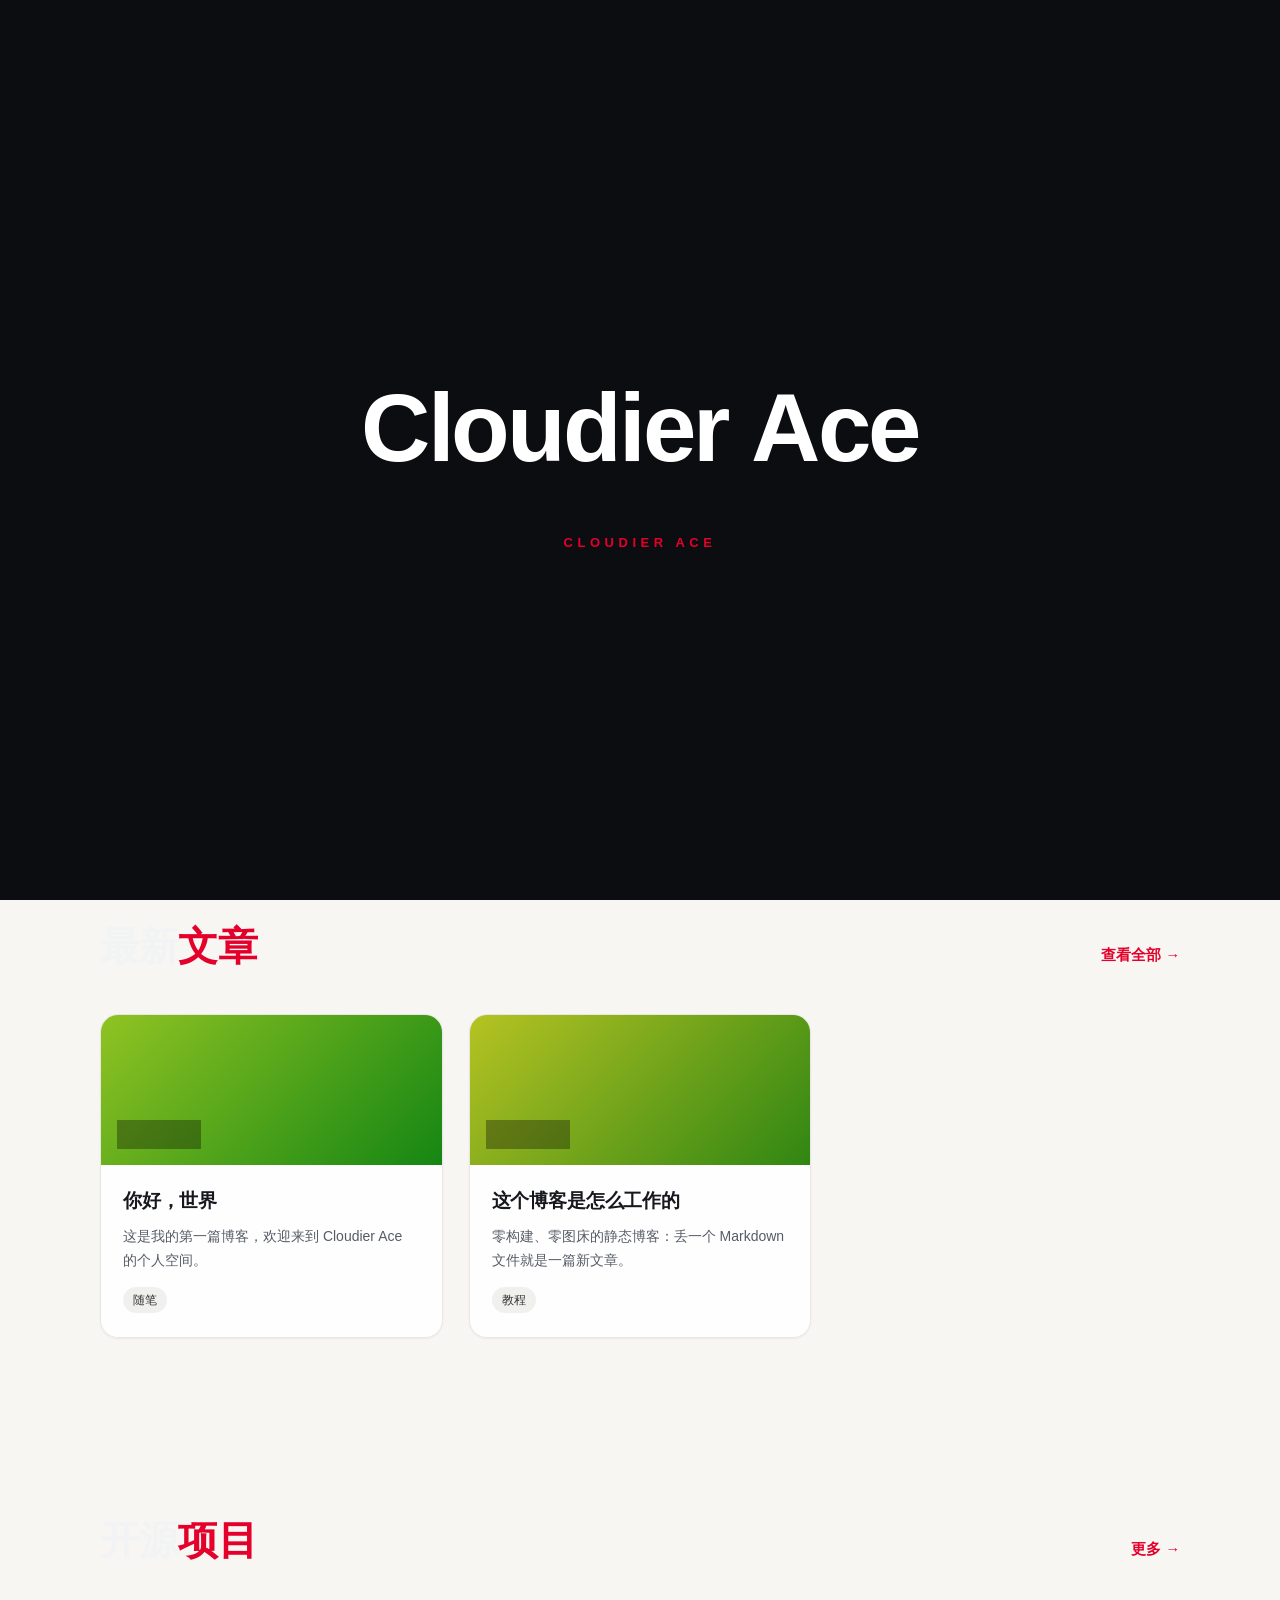
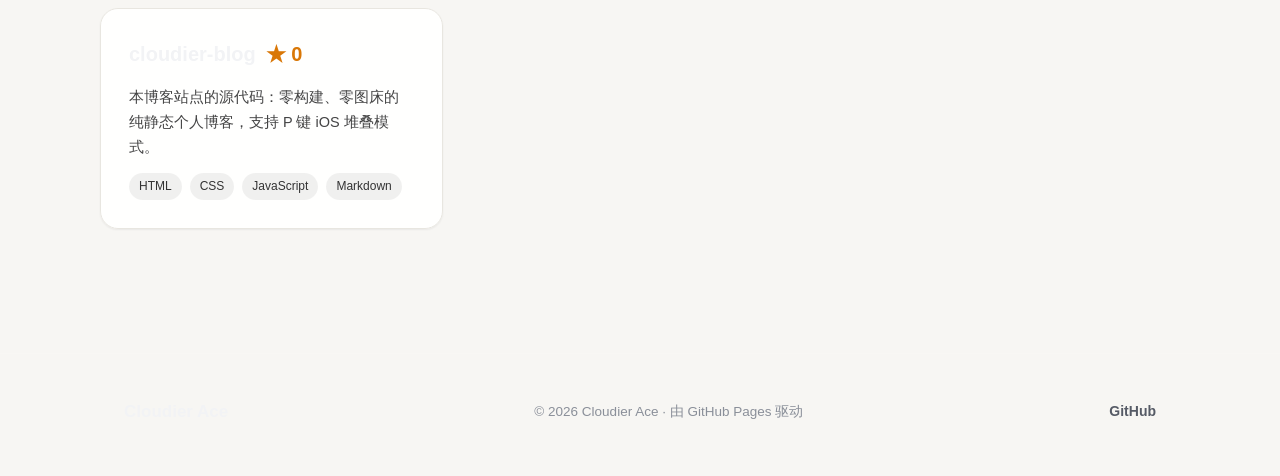
<file: index.html>
<!DOCTYPE html>
<html lang="zh-CN">
<head>
  <meta charset="UTF-8">
  <meta name="viewport" content="width=device-width, initial-scale=1.0">
  <meta name="description" content="Cloudier Ace 的个人博客">
  <title>Cloudier Ace 的博客</title>
  <link rel="icon" href="assets/img/favicon.svg" type="image/svg+xml">
  <link rel="stylesheet" href="assets/css/style.css">
</head>
<body>

  <!-- 开场动画（名字在 assets/js/config.js 里改） -->
  <div class="intro-overlay" id="introOverlay">
    <div>
      <div class="intro-name" id="introName"></div>
      <div class="intro-sub">Cloudier Ace</div>
    </div>
  </div>

  <!-- 导航 -->
  <header class="nav">
    <div class="nav-inner">
      <a class="nav-brand" href="index.html" id="navBrand">Cloudier Ace<span class="dot">.</span></a>
      <nav class="nav-links" id="navMenu">
        <a href="index.html" class="active">首页</a>
        <a href="posts.html">文章</a>
        <a href="projects.html">开源</a>
        <a href="https://github.com/QAQSAFA" target="_blank" rel="noopener">GitHub ↗</a>
      </nav>
      <button class="nav-toggle" id="navToggle" aria-label="菜单">☰</button>
    </div>
  </header>

  <!-- Hero -->
  <section class="hero wrap">
    <div class="kicker reveal">Personal Blog</div>
    <h1 class="hero-title reveal" style="transition-delay:.05s">Cloudier<br>Ace<span class="accent">.</span></h1>
    <p class="hero-sub reveal" style="transition-delay:.1s">Designer &amp; Developer — 记录学习、折腾与生活。</p>
    <div class="hero-cta reveal" style="transition-delay:.15s">
      <a class="btn btn-primary" href="posts.html">阅读文章</a>
      <a class="btn btn-ghost" href="projects.html">开源项目</a>
    </div>
    <div class="hero-scroll">SCROLL</div>
  </section>

  <!-- 最新文章 -->
  <section class="section wrap">
    <div class="section-head">
      <h2 class="section-title reveal">最新<em>文章</em></h2>
      <a class="section-link reveal" href="posts.html">查看全部 →</a>
    </div>
    <div class="post-grid" id="latestPosts"></div>
  </section>

  <!-- 开源板块 -->
  <section class="section wrap">
    <div class="section-head">
      <h2 class="section-title reveal">开源<em>项目</em></h2>
      <a class="section-link reveal" href="projects.html">更多 →</a>
    </div>
    <div class="project-grid" id="latestProjects"></div>
  </section>

  <!-- 页脚 -->
  <footer class="footer">
    <div class="footer-inner">
      <div class="f-brand" id="footName">Cloudier Ace</div>
      <div class="f-meta">© <span id="footYear">2026</span> Cloudier Ace · 由 GitHub Pages 驱动</div>
      <div class="social">
        <a href="https://github.com/QAQSAFA" target="_blank" rel="noopener">GitHub</a>
      </div>
    </div>
  </footer>

  <script src="assets/js/config.js"></script>
  <script src="assets/js/markdown.js"></script>
  <script src="assets/js/posts.js"></script>
  <script src="assets/js/main.js"></script>
  <script>
    /* 首页：加载最新 3 篇文章 + 2 个开源项目（先显示示例/缓存，GitHub 有数据后自动刷新） */
    POSTS.load(function (posts) {
      var el = document.getElementById("latestPosts");
      if (el) POSTS.renderGrid(el, posts.slice(0, 3));
    }).then(function (posts) {
      var el = document.getElementById("latestPosts");
      if (el) POSTS.renderGrid(el, posts.slice(0, 3));
    });
    fetch("data/projects.json").then(function (r) { return r.json(); }).then(function (projects) {
      var box = document.getElementById("latestProjects");
      if (!projects || !projects.length) { box.innerHTML = '<p class="reveal in">暂无项目，稍后添加。</p>'; return; }
      box.innerHTML = projects.slice(0, 2).map(function (p) {
        return '<a class="project-card reveal" href="' + (p.githubUrl || "#") + '" target="_blank" rel="noopener">' +
          '<div class="p-name">' + (p.name || "") + ' <span class="star">★ ' + (p.stars || 0) + "</span></div>" +
          '<div class="p-desc">' + (p.description || "") + "</div>" +
          '<div class="p-tech">' + (p.techStack || []).map(function (t) { return '<span class="tag">' + t + "</span>"; }).join("") + "</div>" +
        "</a>";
      }).join("");
      box.querySelectorAll(".reveal").forEach(function (el) { el.classList.add("in"); });
    });
  </script>
</body>
</html>
</file>
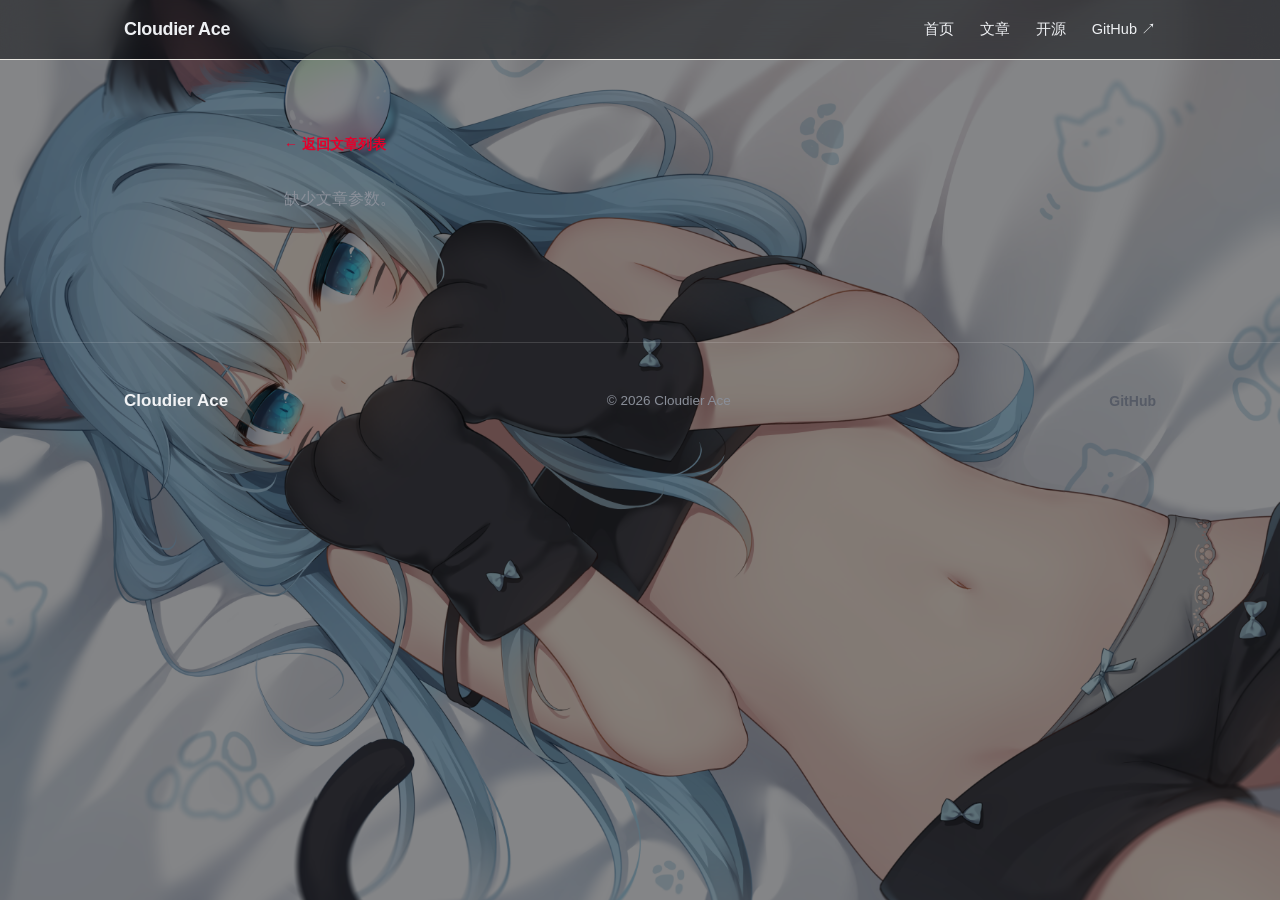
<file: post.html>
<!DOCTYPE html>
<html lang="zh-CN">
<head>
  <meta charset="UTF-8">
  <meta name="viewport" content="width=device-width, initial-scale=1.0">
  <title>文章 · Cloudier Ace</title>
  <link rel="icon" href="assets/img/favicon.svg" type="image/svg+xml">
  <link rel="stylesheet" href="assets/css/style.css">
</head>
<body>

  <!-- 导航 -->
  <header class="nav">
    <div class="nav-inner">
      <a class="nav-brand" href="index.html" id="navBrand">Cloudier Ace<span class="dot">.</span></a>
      <nav class="nav-links" id="navMenu">
        <a href="index.html">首页</a>
        <a href="posts.html">文章</a>
        <a href="projects.html">开源</a>
        <a href="https://github.com/QAQSAFA" target="_blank" rel="noopener">GitHub ↗</a>
      </nav>
      <button class="nav-toggle" id="navToggle" aria-label="菜单">☰</button>
    </div>
  </header>

  <!-- 文章内容 -->
  <article class="post-detail" id="postDetail">
    <a class="back-link" href="posts.html">← 返回文章列表</a>
    <div id="postBody"></div>
  </article>

  <!-- 页脚 -->
  <footer class="footer">
    <div class="footer-inner">
      <div class="f-brand" id="footName">Cloudier Ace</div>
      <div class="f-meta">© <span id="footYear">2026</span> Cloudier Ace</div>
      <div class="social"><a href="https://github.com/QAQSAFA" target="_blank" rel="noopener">GitHub</a></div>
    </div>
  </footer>

  <script src="assets/js/config.js"></script>
  <script src="assets/js/markdown.js"></script>
  <script src="assets/js/posts.js"></script>
  <script src="assets/js/main.js"></script>
  <script>
    var slug = new URLSearchParams(location.search).get("slug");
    var body = document.getElementById("postBody");

    if (!slug) {
      body.innerHTML = '<p style="color:var(--muted)">缺少文章参数。</p>';
    } else {
      function renderPost(post) {
        if (!post) {
          body.innerHTML = '<h1 class="detail-title">文章不存在</h1><p style="color:var(--muted);margin-top:14px">可能还没有发布，或链接有误。</p>';
          return;
        }
        document.title = post.title + " · Cloudier Ace";
        var tags = (post.tags || []).map(function (t) {
          return '<span class="tag">' + MD.escapeHtml(t) + "</span>";
        }).join("");
        body.innerHTML =
          '<h1 class="detail-title">' + MD.escapeHtml(post.title) + "</h1>" +
          '<div class="detail-meta">' +
            "<span>" + MD.formatDate(post.date) + "</span>" +
            "<span>" + tags + "</span>" +
          "</div>" +
          '<div class="prose">' + MD.render(post.content) + "</div>";
      }
      /* 先渲染示例/缓存，GitHub 拉到真实文章后自动更新 */
      POSTS.getBySlug(slug, renderPost).then(renderPost);
    }
  </script>
</body>
</html>
</file>
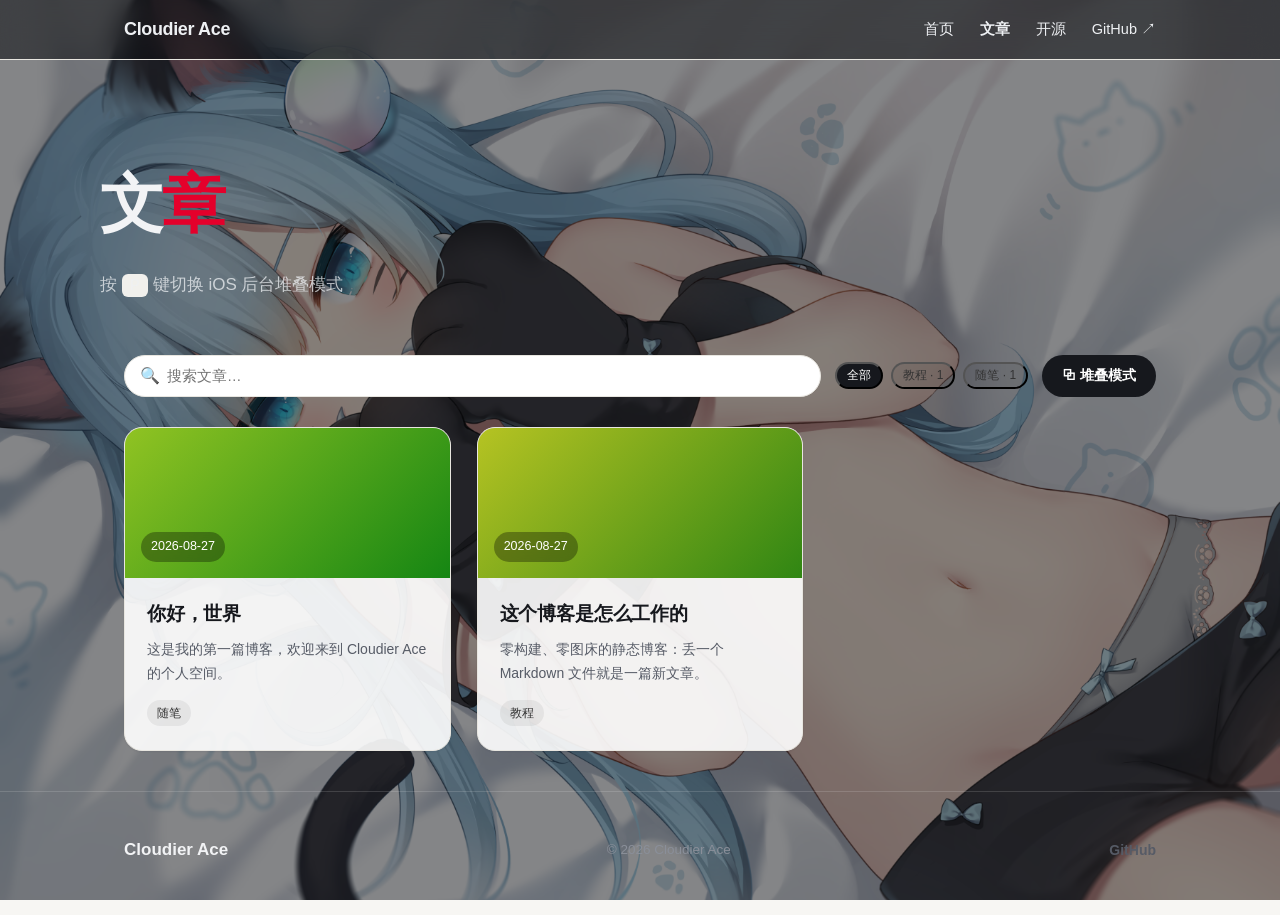
<file: posts.html>
<!DOCTYPE html>
<html lang="zh-CN">
<head>
  <meta charset="UTF-8">
  <meta name="viewport" content="width=device-width, initial-scale=1.0">
  <meta name="description" content="全部文章">
  <title>文章 · Cloudier Ace</title>
  <link rel="icon" href="assets/img/favicon.svg" type="image/svg+xml">
  <link rel="stylesheet" href="assets/css/style.css">
</head>
<body>

  <!-- 导航 -->
  <header class="nav">
    <div class="nav-inner">
      <a class="nav-brand" href="index.html" id="navBrand">Cloudier Ace<span class="dot">.</span></a>
      <nav class="nav-links" id="navMenu">
        <a href="index.html">首页</a>
        <a href="posts.html" class="active">文章</a>
        <a href="projects.html">开源</a>
        <a href="https://github.com/QAQSAFA" target="_blank" rel="noopener">GitHub ↗</a>
      </nav>
      <button class="nav-toggle" id="navToggle" aria-label="菜单">☰</button>
    </div>
  </header>

  <!-- 页头 -->
  <div class="page-head wrap">
    <h1 class="reveal in">文<em style="color:var(--accent);font-style:normal">章</em></h1>
    <p class="reveal in">按 <kbd style="background:#f1f0ec;padding:2px 8px;border-radius:6px">P</kbd> 键切换 iOS 后台堆叠模式</p>
  </div>

  <!-- 工具条 -->
  <section class="wrap" style="padding-top:34px">
    <div class="toolbar">
      <div class="search-box">
        <span class="icon">🔍</span>
        <input type="text" id="searchInput" placeholder="搜索文章…">
      </div>
      <div class="tag-filter" id="tagFilter"></div>
      <button class="stack-btn" id="stackToggleBtn">⧉ 堆叠模式</button>
    </div>
    <div class="post-grid" id="postList"></div>
    <p id="emptyTip" style="display:none;color:var(--muted);text-align:center;padding:60px 0">没有找到相关文章。</p>
  </section>

  <!-- 页脚 -->
  <footer class="footer">
    <div class="footer-inner">
      <div class="f-brand" id="footName">Cloudier Ace</div>
      <div class="f-meta">© <span id="footYear">2026</span> Cloudier Ace</div>
      <div class="social"><a href="https://github.com/QAQSAFA" target="_blank" rel="noopener">GitHub</a></div>
    </div>
  </footer>

  <!-- iOS 堆叠模式浮层 -->
  <div class="stack-overlay" id="stackOverlay">
    <div class="stack-hint">iOS 后台 · 拖动卡片 / ← → 键切换 · 点击打开 · Esc 退出</div>
    <button class="stack-close" id="stackClose" aria-label="关闭">✕</button>
    <div class="stack-stage">
      <div class="stack-inner"></div>
    </div>
    <div class="stack-dots"></div>
  </div>

  <!-- 提示气泡 -->
  <div class="hint-bubble" id="hintBubble">按 <kbd>P</kbd> 切换堆叠模式</div>

  <script src="assets/js/config.js"></script>
  <script src="assets/js/markdown.js"></script>
  <script src="assets/js/posts.js"></script>
  <script src="assets/js/stack.js"></script>
  <script src="assets/js/main.js"></script>
  <script>
    var allPosts = [];
    var activeTag = "";
    var filterBox = document.getElementById("tagFilter");
    var listBox = document.getElementById("postList");
    var searchInput = document.getElementById("searchInput");
    var emptyTip = document.getElementById("emptyTip");

    function render() {
      var kw = searchInput.value.trim().toLowerCase();
      var list = allPosts.filter(function (p) {
        var hitKw = !kw || (p.title || "").toLowerCase().indexOf(kw) >= 0
          || (p.summary || "").toLowerCase().indexOf(kw) >= 0
          || (p.tags || []).join(" ").toLowerCase().indexOf(kw) >= 0;
        var hitTag = !activeTag || (p.tags || []).indexOf(activeTag) >= 0;
        return hitKw && hitTag;
      });
      listBox.innerHTML = list.map(POSTS.cardHtml).join("");
      listBox.querySelectorAll(".reveal").forEach(function (el) { el.classList.add("in"); });
      emptyTip.style.display = list.length ? "none" : "block";
    }

    function buildTagFilter(posts) {
      var tags = {};
      posts.forEach(function (p) { (p.tags || []).forEach(function (t) { tags[t] = (tags[t] || 0) + 1; }); });
      var keys = Object.keys(tags).sort();
      if (!keys.length) return;
      filterBox.innerHTML = '<button class="tag" data-t="" style="cursor:pointer;background:var(--ink);color:#fff">全部</button>' +
        keys.map(function (t) {
          return '<button class="tag" data-t="' + MD.escapeHtml(t) + '" style="cursor:pointer">' +
            MD.escapeHtml(t) + " · " + tags[t] + "</button>";
        }).join("");
      filterBox.querySelectorAll(".tag").forEach(function (btn) {
        btn.addEventListener("click", function () {
          activeTag = btn.dataset.t;
          filterBox.querySelectorAll(".tag").forEach(function (b) {
            b.style.background = b.dataset.t === activeTag ? "var(--ink)" : "";
            b.style.color = b.dataset.t === activeTag ? "#fff" : "";
          });
          render();
        });
      });
    }

    /* 初始化 */
    STACK.init();
    document.getElementById("stackClose").addEventListener("click", function () { STACK.close(); });

    function applyPosts(posts) {
      allPosts = posts;
      buildTagFilter(posts);
      render();
      STACK.build(posts);
    }
    POSTS.load(applyPosts).then(applyPosts);

    var bubbleShown = false;
    function maybeShowHint(posts) {
      if (bubbleShown || !posts || posts.length < 2) return;
      bubbleShown = true;
      setTimeout(function () { document.getElementById("hintBubble").classList.add("show"); }, 1800);
      setTimeout(function () { document.getElementById("hintBubble").classList.remove("show"); }, 8000);
    }
    POSTS.load(maybeShowHint);

    searchInput.addEventListener("input", render);
  </script>
</body>
</html>
</file>
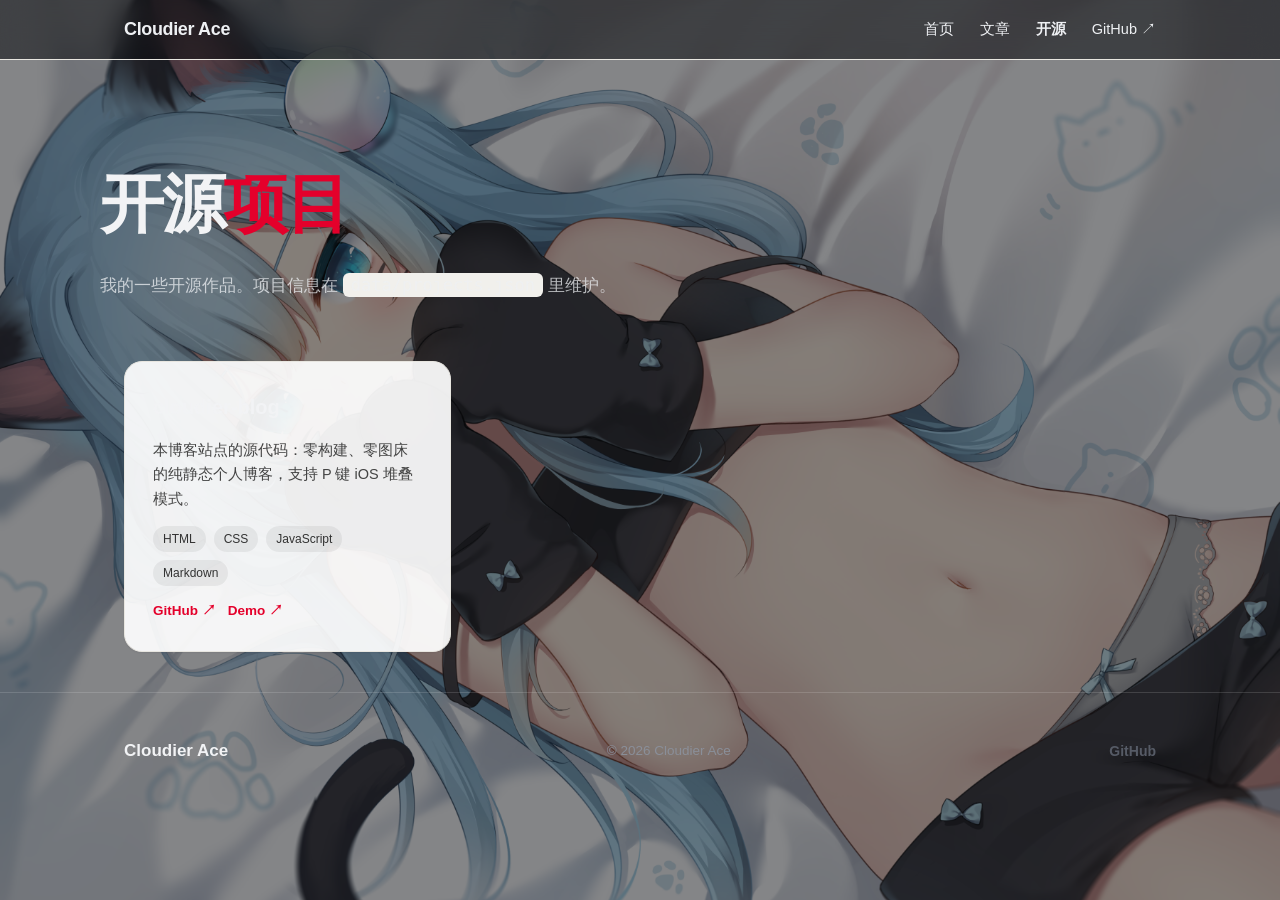
<file: projects.html>
<!DOCTYPE html>
<html lang="zh-CN">
<head>
  <meta charset="UTF-8">
  <meta name="viewport" content="width=device-width, initial-scale=1.0">
  <meta name="description" content="开源项目">
  <title>开源项目 · Cloudier Ace</title>
  <link rel="icon" href="assets/img/favicon.svg" type="image/svg+xml">
  <link rel="stylesheet" href="assets/css/style.css">
</head>
<body>

  <!-- 导航 -->
  <header class="nav">
    <div class="nav-inner">
      <a class="nav-brand" href="index.html" id="navBrand">Cloudier Ace<span class="dot">.</span></a>
      <nav class="nav-links" id="navMenu">
        <a href="index.html">首页</a>
        <a href="posts.html">文章</a>
        <a href="projects.html" class="active">开源</a>
        <a href="https://github.com/QAQSAFA" target="_blank" rel="noopener">GitHub ↗</a>
      </nav>
      <button class="nav-toggle" id="navToggle" aria-label="菜单">☰</button>
    </div>
  </header>

  <!-- 页头 -->
  <div class="page-head wrap">
    <h1 class="reveal in">开源<em style="color:var(--accent);font-style:normal">项目</em></h1>
    <p class="reveal in">我的一些开源作品。项目信息在 <code style="background:#f1f0ec;padding:2px 8px;border-radius:6px">data/projects.json</code> 里维护。</p>
  </div>

  <!-- 项目列表 -->
  <section class="wrap" style="padding-top:40px">
    <div class="project-grid" id="projectList"></div>
  </section>

  <!-- 页脚 -->
  <footer class="footer">
    <div class="footer-inner">
      <div class="f-brand" id="footName">Cloudier Ace</div>
      <div class="f-meta">© <span id="footYear">2026</span> Cloudier Ace</div>
      <div class="social"><a href="https://github.com/QAQSAFA" target="_blank" rel="noopener">GitHub</a></div>
    </div>
  </footer>

  <script src="assets/js/config.js"></script>
  <script src="assets/js/markdown.js"></script>
  <script src="assets/js/main.js"></script>
  <script>
    fetch("data/projects.json").then(function (r) { return r.json(); }).then(function (projects) {
      var box = document.getElementById("projectList");
      if (!projects || !projects.length) {
        box.innerHTML = '<p style="color:var(--muted)">暂无项目，去 data/projects.json 添加吧。</p>';
        return;
      }
      box.innerHTML = projects.map(function (p) {
        var tech = (p.techStack || []).map(function (t) {
          return '<span class="tag">' + MD.escapeHtml(t) + "</span>";
        }).join("");
        var links = "";
        if (p.githubUrl) links += '<a href="' + MD.escapeHtml(p.githubUrl) + '" target="_blank" rel="noopener">GitHub ↗</a>';
        if (p.demoUrl) links += '<a href="' + MD.escapeHtml(p.demoUrl) + '" target="_blank" rel="noopener">Demo ↗</a>';
        return '<div class="project-card reveal in">' +
          '<div class="p-name">' + MD.escapeHtml(p.name || "") +
            (p.stars ? ' <span class="star">★ ' + p.stars + "</span>" : "") + "</div>" +
          '<div class="p-desc">' + MD.escapeHtml(p.description || "") + "</div>" +
          '<div class="p-tech">' + tech + "</div>" +
          '<div class="p-links">' + links + "</div>" +
        "</div>";
      }).join("");
    });
  </script>
</body>
</html>
</file>
<file: assets/css/style.css>
/* ============================================================
 * Cloudier Ace Blog —— 全站样式
 * 风格参考 nanfu.global：简洁现代、大字号排版、红色点缀
 * ============================================================ */

:root {
  --accent: #e4002b;          /* 南孚红 */
  --ink: #16181d;
  --ink-soft: #565b66;
  --muted: #8a8f99;
  --bg: #f7f6f3;
  --card: #ffffff;
  --line: #e8e6e0;
  --radius: 18px;
  --shadow-sm: 0 1px 2px rgba(20, 22, 28, .06);
  --shadow-md: 0 10px 30px rgba(20, 22, 28, .10);
  --shadow-lg: 0 24px 60px rgba(20, 22, 28, .18);
  --font: -apple-system, BlinkMacSystemFont, "Segoe UI", "PingFang SC",
          "Hiragino Sans GB", "Microsoft YaHei", "Noto Sans SC", sans-serif;
}

* { margin: 0; padding: 0; box-sizing: border-box; }

html { scroll-behavior: smooth; }

body {
  font-family: var(--font);
  color: var(--ink);
  background: var(--bg);
  line-height: 1.7;
  -webkit-font-smoothing: antialiased;
  min-height: 100vh;
}

a { color: inherit; text-decoration: none; }
img { max-width: 100%; display: block; }

::selection { background: var(--accent); color: #fff; }

/* ---------- 背景层（图片背景 + 压暗，UI 与背景清晰分层） ---------- */
.bg-layer {
  position: fixed; inset: 0; z-index: -1;
  background: var(--bg);
}
.bg-layer .bg-img {
  position: absolute; inset: 0;
  background-size: cover; background-position: center;
}
.bg-layer .bg-shade {
  position: absolute; inset: 0;
  background: rgba(10, 12, 16, 0.55);
}
body.has-bg-image { color: #f2f3f5; }
body.has-bg-image .nav { background: rgba(10, 12, 16, .55); backdrop-filter: blur(14px); }
body.has-bg-image .nav a { color: #eef0f3; }
body.has-bg-image .nav a:hover { color: #fff; }
body.has-bg-image .hero-title,
body.has-bg-image .hero-sub { color: #fff; }
body.has-bg-image .muted { color: rgba(238, 240, 243, .7); }

/* ---------- 容器 ---------- */
.wrap { max-width: 1080px; margin: 0 auto; padding: 0 24px; }

/* ---------- 导航 ---------- */
.nav {
  position: fixed; top: 0; left: 0; right: 0; z-index: 900;
  backdrop-filter: blur(12px);
  background: rgba(247, 246, 243, .78);
  border-bottom: 1px solid var(--line);
}
.nav-inner {
  max-width: 1080px; margin: 0 auto; padding: 14px 24px;
  display: flex; align-items: center; justify-content: space-between;
}
.nav-brand {
  font-weight: 800; font-size: 18px; letter-spacing: -.02em;
}
.nav-brand .dot { color: var(--accent); }
.nav-links { display: flex; gap: 26px; }
.nav-links a {
  font-size: 14.5px; color: var(--ink-soft);
  transition: color .2s; position: relative;
}
.nav-links a:hover { color: var(--accent); }
.nav-links a.active { color: var(--ink); font-weight: 600; }
.nav-toggle { display: none; background: none; border: 0; cursor: pointer; font-size: 22px; }

/* ---------- 首页 Hero ---------- */
.hero {
  min-height: 92vh;
  display: flex; flex-direction: column;
  justify-content: center;
  padding: 120px 0 60px;
  position: relative;
}
.hero .kicker {
  color: var(--accent); font-weight: 700; letter-spacing: .18em;
  text-transform: uppercase; font-size: 13px; margin-bottom: 18px;
}
.hero-title {
  font-size: clamp(44px, 9vw, 110px);
  font-weight: 900;
  line-height: 1.02;
  letter-spacing: -.03em;
}
.hero-title .accent { color: var(--accent); }
.hero-sub {
  margin-top: 22px; font-size: clamp(17px, 2.4vw, 24px);
  color: var(--ink-soft); font-weight: 500; max-width: 560px;
}
.hero-cta { margin-top: 40px; display: flex; gap: 16px; flex-wrap: wrap; }
.btn {
  display: inline-flex; align-items: center; gap: 8px;
  padding: 13px 26px; border-radius: 999px;
  font-weight: 600; font-size: 15px;
  transition: transform .18s, box-shadow .18s, background .18s;
  cursor: pointer; border: 0;
}
.btn-primary { background: var(--accent); color: #fff; box-shadow: 0 8px 24px rgba(228, 0, 43, .32); }
.btn-primary:hover { transform: translateY(-2px); box-shadow: 0 12px 30px rgba(228, 0, 43, .42); }
.btn-ghost { background: transparent; color: var(--ink); border: 1.5px solid var(--line); }
.btn-ghost:hover { border-color: var(--ink); transform: translateY(-2px); }
body.has-bg-image .btn-ghost { color: #fff; border-color: rgba(255,255,255,.5); }
body.has-bg-image .btn-ghost:hover { border-color: #fff; }

.hero-scroll {
  position: absolute; bottom: 30px; left: 50%;
  transform: translateX(-50%);
  color: var(--muted); font-size: 12px; letter-spacing: .3em;
  animation: bob 2.2s ease-in-out infinite;
}
@keyframes bob { 0%,100% { transform: translate(-50%, 0); } 50% { transform: translate(-50%, 8px); } }

/* ---------- 区块 ---------- */
.section { padding: 84px 0; }
.section-head {
  display: flex; align-items: baseline; justify-content: space-between;
  margin-bottom: 34px; gap: 16px;
}
.section-title {
  font-size: clamp(26px, 4vw, 40px); font-weight: 800; letter-spacing: -.02em;
}
.section-title em { font-style: normal; color: var(--accent); }
.section-link { color: var(--accent); font-weight: 600; font-size: 14.5px; white-space: nowrap; }
.section-link:hover { text-decoration: underline; }

/* ---------- 文章卡片 ---------- */
.post-grid {
  display: grid; gap: 26px;
  grid-template-columns: repeat(auto-fill, minmax(300px, 1fr));
}
.post-card {
  background: var(--card);
  border: 1px solid var(--line);
  border-radius: var(--radius);
  overflow: hidden;
  box-shadow: var(--shadow-sm);
  transition: transform .25s cubic-bezier(.22,1,.36,1), box-shadow .25s;
}
body.has-bg-image .post-card { background: rgba(255,255,255,.9); }
.post-card:hover {
  transform: translateY(-6px);
  box-shadow: var(--shadow-lg);
}
.post-card-cover {
  height: 150px; position: relative; display: flex; align-items: flex-end;
  padding: 16px;
}
.post-card-date {
  font-size: 12.5px; color: #fff; background: rgba(0,0,0,.32);
  padding: 4px 10px; border-radius: 999px; backdrop-filter: blur(6px);
}
.post-card-body { padding: 20px 22px 24px; }
.post-card-title { font-size: 19px; font-weight: 700; letter-spacing: -.01em; margin-bottom: 8px; }
body.has-bg-image .post-card-title { color: var(--ink); }
.post-card-summary {
  color: var(--ink-soft); font-size: 14px;
  display: -webkit-box; -webkit-line-clamp: 2; -webkit-box-orient: vertical; overflow: hidden;
}
.post-card-meta { margin-top: 14px; display: flex; flex-wrap: wrap; gap: 8px; }
.tag {
  font-size: 12px; color: var(--ink-soft); background: #f1f0ec;
  padding: 3px 10px; border-radius: 999px;
}
body.has-bg-image .tag { background: rgba(0,0,0,.06); color: #333; }

/* ---------- 文章列表页工具条 ---------- */
.toolbar {
  display: flex; align-items: center; gap: 14px; flex-wrap: wrap;
  margin-bottom: 30px;
}
.search-box { position: relative; flex: 1; min-width: 200px; }
.search-box input {
  width: 100%; padding: 12px 18px 12px 42px;
  border: 1.5px solid var(--line); border-radius: 999px;
  background: var(--card); font-size: 14.5px; outline: none;
  transition: border-color .2s;
}
.search-box input:focus { border-color: var(--accent); }
.search-box .icon { position: absolute; left: 16px; top: 50%; transform: translateY(-50%); color: var(--muted); }
.tag-filter { display: flex; gap: 8px; flex-wrap: wrap; }

.stack-btn {
  display: inline-flex; align-items: center; gap: 8px;
  background: var(--ink); color: #fff; border: 0;
  padding: 12px 20px; border-radius: 999px; font-weight: 600; font-size: 14px;
  cursor: pointer; transition: transform .15s, background .2s;
}
.stack-btn:hover { background: var(--accent); transform: translateY(-1px); }

/* 提示气泡 */
.hint-bubble {
  position: fixed; right: 22px; bottom: 22px; z-index: 800;
  background: var(--ink); color: #fff;
  padding: 10px 18px; border-radius: 999px; font-size: 13px;
  box-shadow: var(--shadow-md);
  opacity: 0; transform: translateY(12px); pointer-events: none;
  transition: opacity .4s, transform .4s;
}
.hint-bubble.show { opacity: 1; transform: translateY(0); }
.hint-bubble kbd {
  background: rgba(255,255,255,.18); padding: 1px 8px; border-radius: 6px;
  font-family: inherit; font-weight: 700;
}

/* ---------- 文章详情 ---------- */
.post-detail {
  max-width: 760px; margin: 0 auto;
  padding: 130px 24px 90px;
}
.back-link { color: var(--accent); font-weight: 600; font-size: 14px; display: inline-block; margin-bottom: 28px; }
.back-link:hover { text-decoration: underline; }
.detail-title { font-size: clamp(30px, 5vw, 46px); font-weight: 900; letter-spacing: -.02em; line-height: 1.15; }
.detail-meta {
  display: flex; gap: 14px; align-items: center; margin: 18px 0 34px;
  color: var(--muted); font-size: 14px; flex-wrap: wrap;
}
.prose { font-size: 16.5px; }
.prose h2 { font-size: 26px; font-weight: 800; margin: 40px 0 14px; letter-spacing: -.01em; }
.prose h3 { font-size: 21px; font-weight: 700; margin: 30px 0 12px; }
.prose p { margin-bottom: 18px; }
.prose a { color: var(--accent); font-weight: 500; }
.prose a:hover { text-decoration: underline; }
.prose ul, .prose ol { margin: 0 0 18px 26px; }
.prose li { margin-bottom: 6px; }
.prose blockquote {
  border-left: 4px solid var(--accent); background: rgba(228,0,43,.05);
  padding: 14px 20px; border-radius: 0 12px 12px 0; margin: 22px 0; color: var(--ink-soft);
}
.prose code.inline-code {
  background: #f0efeb; color: #c50026; padding: 2px 7px; border-radius: 6px;
  font-size: .88em;
}
body.has-bg-image .prose code.inline-code { background: rgba(255,255,255,.14); color: #ff8a9c; }
.prose pre {
  background: #14161b; color: #e6e9ef; padding: 20px; border-radius: 14px;
  overflow-x: auto; margin: 22px 0; font-size: 14px; line-height: 1.65;
}
.prose pre code { font-family: "SF Mono", Menlo, Consolas, monospace; }
.prose img { border-radius: 14px; margin: 22px 0; box-shadow: var(--shadow-md); }
.prose hr { border: 0; border-top: 1px solid var(--line); margin: 36px 0; }

/* ---------- 开源项目页 ---------- */
.project-grid {
  display: grid; gap: 26px;
  grid-template-columns: repeat(auto-fill, minmax(320px, 1fr));
}
.project-card {
  background: var(--card);
  border: 1px solid var(--line);
  border-radius: var(--radius);
  padding: 28px;
  box-shadow: var(--shadow-sm);
  transition: transform .25s, box-shadow .25s;
  display: flex; flex-direction: column; gap: 14px;
}
body.has-bg-image .project-card { background: rgba(255,255,255,.92); }
.project-card:hover { transform: translateY(-6px); box-shadow: var(--shadow-lg); }
.project-card .p-name { font-size: 20px; font-weight: 800; display: flex; align-items: center; gap: 10px; }
.project-card .p-name .star { color: #d97706; }
.project-card .p-desc { color: var(--ink-soft); font-size: 14.5px; flex: 1; }
body.has-bg-image .project-card .p-desc { color: #444; }
.project-card .p-links { display: flex; gap: 12px; font-size: 13.5px; font-weight: 600; }
.project-card .p-links a { color: var(--accent); }
.project-card .p-links a:hover { text-decoration: underline; }
.project-card .p-tech { display: flex; flex-wrap: wrap; gap: 8px; }

/* ---------- 关于/开源标题 ---------- */
.page-head { padding: 150px 0 20px; }
.page-head h1 { font-size: clamp(34px, 6vw, 64px); font-weight: 900; letter-spacing: -.03em; }
.page-head p { color: var(--ink-soft); margin-top: 12px; font-size: 17px; max-width: 620px; }
body.has-bg-image .page-head p { color: rgba(238,240,243,.75); }

/* ---------- 页脚 ---------- */
.footer {
  border-top: 1px solid var(--line);
  padding: 44px 0 50px;
  margin-top: 40px;
}
body.has-bg-image .footer { border-top-color: rgba(255,255,255,.14); }
.footer-inner {
  max-width: 1080px; margin: 0 auto; padding: 0 24px;
  display: flex; align-items: center; justify-content: space-between; flex-wrap: wrap; gap: 16px;
}
.footer .f-brand { font-weight: 800; font-size: 17px; }
.footer .f-meta { color: var(--muted); font-size: 13.5px; }
.footer .social { display: flex; gap: 18px; }
.footer .social a { color: var(--ink-soft); font-size: 14px; font-weight: 600; }
.footer .social a:hover { color: var(--accent); }

/* ---------- 开场动画 ---------- */
.intro-overlay {
  position: fixed; inset: 0; z-index: 9999;
  background: var(--bg);
  display: flex; align-items: center; justify-content: center;
  transition: opacity .7s ease, visibility .7s;
}
body.has-bg-image .intro-overlay { background: #0b0d11; }
.intro-overlay.done {
  opacity: 0; visibility: hidden;
}
.intro-name {
  font-size: clamp(40px, 8vw, 96px);
  font-weight: 900; letter-spacing: -.03em;
  display: flex;
}
.intro-char {
  display: inline-block;
  opacity: 0; transform: translateY(26px) rotate(6deg);
  animation: charIn .7s cubic-bezier(.22,1,.36,1) forwards;
  color: var(--ink);
}
body.has-bg-image .intro-char { color: #fff; }
.intro-overlay.done .intro-char { animation: none; }
.intro-sub {
  margin-top: 22px; text-align: center;
  color: var(--accent); font-weight: 700; letter-spacing: .35em;
  font-size: 13px; text-transform: uppercase;
  opacity: 0; animation: fadeUp .8s ease .3s forwards;
}
@keyframes charIn {
  to { opacity: 1; transform: translateY(0) rotate(0); }
}
@keyframes fadeUp {
  from { opacity: 0; transform: translateY(14px); }
  to { opacity: 1; transform: translateY(0); }
}

/* ---------- 滚动显现 ---------- */
.reveal {
  opacity: 0; transform: translateY(28px);
  transition: opacity .7s cubic-bezier(.22,1,.36,1), transform .7s cubic-bezier(.22,1,.36,1);
}
.reveal.in { opacity: 1; transform: translateY(0); }

/* ---------- iOS 堆叠模式（App Switcher） ---------- */
.stack-overlay {
  position: fixed; inset: 0; z-index: 2000;
  background: rgba(8, 10, 14, .82);
  backdrop-filter: blur(18px);
  opacity: 0; visibility: hidden;
  transition: opacity .4s, visibility .4s;
  overflow: hidden;
}
.stack-overlay.open { opacity: 1; visibility: visible; }
.stack-stage {
  position: absolute; inset: 0;
  display: flex; align-items: center; justify-content: center;
}
.stack-inner {
  position: relative; width: 100%; height: 100%;
  transition: transform .45s cubic-bezier(.22,1,.36,1);
}
.stack-card {
  position: absolute; left: 50%; top: 50%;
  width: min(360px, 78vw);
  aspect-ratio: 3 / 4;
  border-radius: 28px;
  overflow: hidden;
  background: #fff;
  box-shadow:
    0 0 0 1px rgba(255,255,255,.25),
    0 30px 60px rgba(0,0,0,.55),
    0 8px 20px rgba(0,0,0,.35);
  display: flex; flex-direction: column;
  transition: transform .5s cubic-bezier(.22,1,.36,1), opacity .5s, filter .5s;
  will-change: transform;
}
.stack-card-screen {
  flex: 1; padding: 28px; display: flex; flex-direction: column;
  justify-content: flex-end; color: #fff; position: relative;
}
.stack-card-ghost {
  font-size: 30px; font-weight: 800; letter-spacing: -.02em;
  text-shadow: 0 2px 18px rgba(0,0,0,.35);
  line-height: 1.15;
}
.stack-card-summary {
  margin-top: 12px; font-size: 13.5px; opacity: .85;
  display: -webkit-box; -webkit-line-clamp: 3; -webkit-box-orient: vertical; overflow: hidden;
  text-shadow: 0 1px 8px rgba(0,0,0,.3);
}
.stack-card-info {
  padding: 16px 20px; background: #fff; display: flex;
  flex-direction: column; gap: 10px;
}
.stack-card-title { font-weight: 700; font-size: 15px; color: var(--ink); }
.stack-card-date { font-size: 12px; color: var(--muted); margin-right: 8px; }
.stack-card-dots-mini { display: flex; gap: 6px; flex-wrap: wrap; }
.mini-tag {
  font-size: 11px; color: var(--ink-soft); background: #f1f0ec;
  padding: 2px 9px; border-radius: 999px;
}

.stack-dots {
  position: absolute; bottom: 30px; left: 0; right: 0;
  display: flex; justify-content: center; gap: 10px; z-index: 10;
}
.dot {
  width: 8px; height: 8px; border-radius: 50%;
  background: rgba(255,255,255,.35);
  transition: all .25s; cursor: pointer;
}
.dot.active { background: #fff; width: 24px; border-radius: 999px; }

.stack-hint {
  position: absolute; top: 26px; left: 50%; transform: translateX(-50%);
  color: rgba(255,255,255,.75); font-size: 13px; letter-spacing: .06em;
  background: rgba(255,255,255,.1); border: 1px solid rgba(255,255,255,.18);
  padding: 8px 18px; border-radius: 999px; z-index: 10;
  backdrop-filter: blur(8px); white-space: nowrap;
}
.stack-close {
  position: absolute; top: 26px; right: 26px; z-index: 10;
  background: rgba(255,255,255,.12); border: 1px solid rgba(255,255,255,.22);
  color: #fff; width: 42px; height: 42px; border-radius: 50%;
  font-size: 18px; cursor: pointer; backdrop-filter: blur(8px);
  transition: background .2s;
}
.stack-close:hover { background: rgba(255,255,255,.25); }

/* ---------- 响应式 ---------- */
@media (max-width: 720px) {
  .nav-links {
    position: fixed; top: 58px; left: 0; right: 0;
    flex-direction: column; gap: 0;
    background: rgba(247,246,243,.97); border-bottom: 1px solid var(--line);
    display: none; padding: 10px 24px;
  }
  body.has-bg-image .nav-links { background: rgba(10,12,16,.96); }
  .nav-links.open { display: flex; }
  .nav-links a { padding: 12px 0; }
  .nav-toggle { display: block; }
  .hero { padding-top: 140px; }
  .section { padding: 60px 0; }
  .stack-hint { display: none; }
}
</file>
